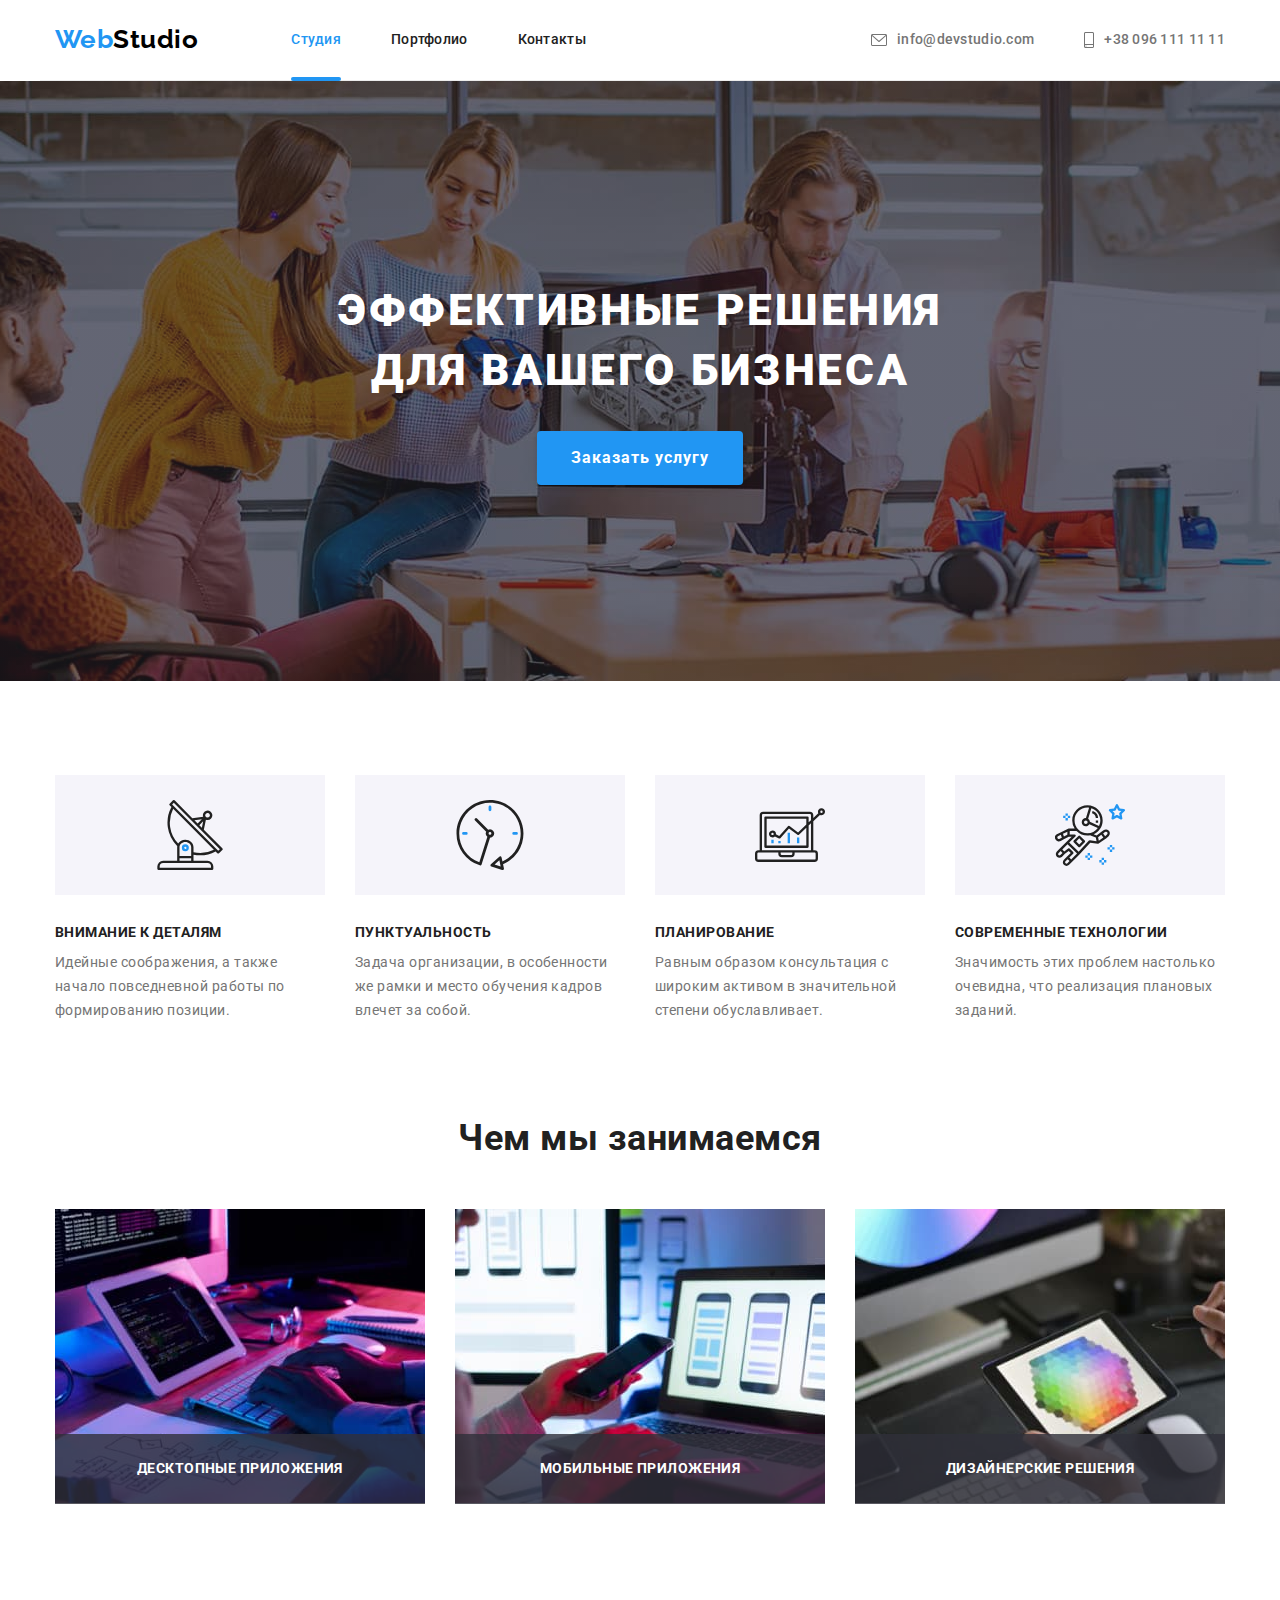
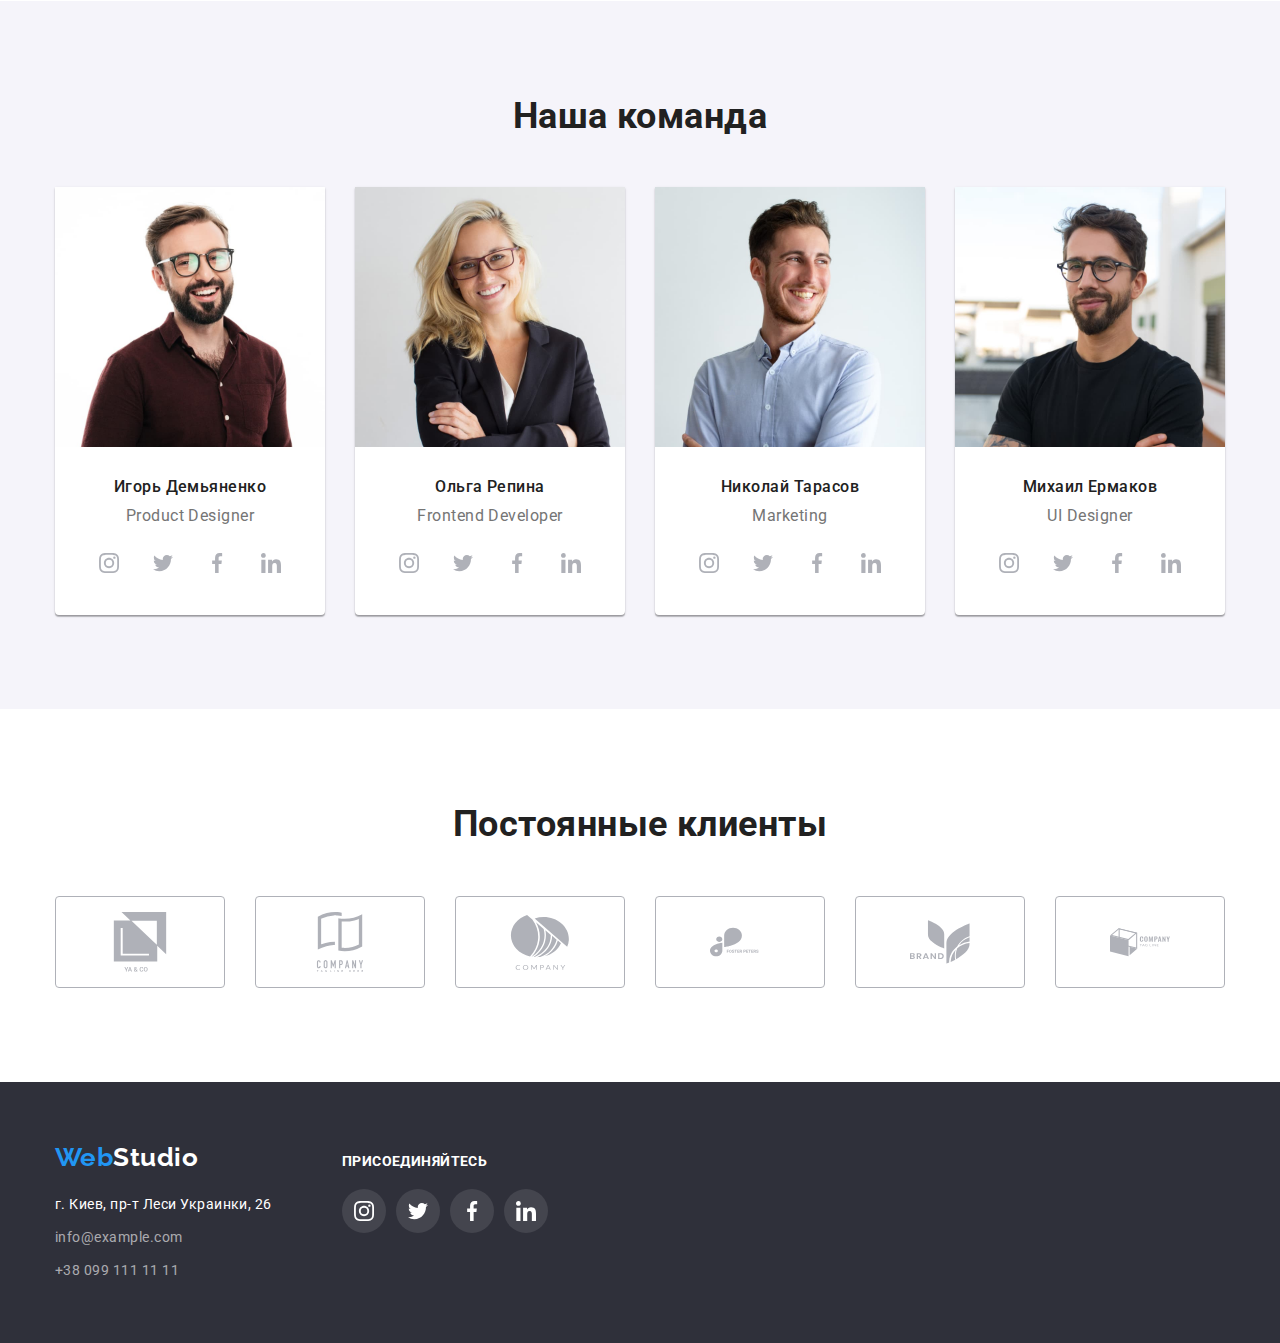
<file: index.html>
<!DOCTYPE html>
<html lang="ru">
<head>
    <meta charset="UTF-8">
    <meta http-equiv="X-UA-Compatible" content="IE=edge">
    <meta name="viewport" content="width=device-width, initial-scale=1.0">
    <title>Document</title>
    <link rel="stylesheet" href="https://cdnjs.cloudflare.com/ajax/libs/modern-normalize/1.1.0/modern-normalize.css">
    <link rel="preconnect" href="https://fonts.googleapis.com">
    <link rel="preconnect" href="https://fonts.gstatic.com" crossorigin>
    <link href="https://fonts.googleapis.com/css2?family=Raleway:wght@700&family=Roboto:wght@400;500;700;900&display=swap"
        rel="stylesheet">
    <link rel="stylesheet" href="./css/styles.css">
</head>
<body>
    <!-- Шапка сайта -->
    <header>
        <div class="container main-nav">
            <nav class="main-nav">
                <a href="./index.html" class="logo">Web<span class="logo-accent">Studio</span></a>
                <ul class="site-nav list">
                    <li class="item"><a href="" class="link current">Студия</a></li>
                    <li class="item"><a href="./portfolio.html" class="link">Портфолио</a></li>
                    <li class="item"><a href="" class="link">Контакты</a></li>
                </ul>
            </nav>
            <ul class="auth-nav list">
                <li class="email item">
                    <a href="mailto:info@devstudio.comm" class="link">
                        <svg class="icon envelope" width="16" height="12">
                            <use href="./images/icons.svg#icon-envelope"></use>
                        </svg> info@devstudio.com
                    </a>
                </li>
                <li class="tel item">
                    <a href="tel:+380961111111" class="link">
                        <svg class="icon smartphone" width="10" height="16">
                            <use href="./images/icons.svg#icon-smartphone"></use>
                        </svg> +38 096 111 11 11
                    </a>
                </li>
            </ul>
        </div>
    </header>
    <main>
        <section class="hero">
            <div class="overlay">
                <h1 class="hero-title">Эффективные решения <br /> для вашего бизнеса</h1>
                <button data-modal-open type="button" class="button primary">Заказать услугу</button>
            </div>
        </section>
        <section class="section">
            <div class="container">
                <h2 class="visually-hidden">Особенности</h2>
                <ul class="features list">
                    <li class="item">
                        <div class="features-icon">
                            <svg class="icon" width="70" height="70">
                                <use href="./images/icons.svg#icon-antenna"></use>
                            </svg>
                        </div>
                        <h3 class="title">Внимание к деталям</h3>
                        <p class="features text">Идейные соображения, а также начало повседневной работы по формированию позиции.</p>
                    </li>
                    <li class="item">
                        <div class="features-icon">
                            <svg class="icon" width="70" height="70">
                                <use href="./images/icons.svg#icon-clock"></use>
                            </svg>
                        </div>
                        <h3 class="title">Пунктуальность</h3>
                        <p class="features text">Задача организации, в особенности же рамки и место обучения кадров влечет за собой.</p>
                    </li>
                    <li class="item">
                        <div class="features-icon">
                            <svg class="icon" width="70" height="70">
                                <use href="./images/icons.svg#icon-diagram"></use>
                            </svg>
                        </div>
                        <h3 class="title">Планирование</h3>
                        <p class="features text">Равным образом консультация с широким активом в значительной степени обуславливает.</p>
                    </li>
                    <li class="item">
                        <div class="features-icon">
                            <svg class="icon" width="70" height="70">
                                <use href="./images/icons.svg#icon-astronaut"></use>
                            </svg>
                        </div>
                        <h3 class="title">Современные технологии</h3>
                        <p class="features text">Значимость этих проблем настолько очевидна, что реализация плановых заданий.</p>
                    </li>
                </ul>
            </div>
        </section>
        <section class="section no-top-padding">
            <div class="container">
                <h2 class="section-title">Чем мы занимаемся</h2>
                <ul class="activities list">
                    <li class="item">
                        <div class="thumb">
                            <img src="./images/box1-new.jpg" alt="Код десктопного приложения" width="370">
                            <p class="label">Десктопные приложения</p>
                        </div>
                    </li>
                    <li class="item">
                        <div class="thumb">
                            <img src="./images/box2-new.jpg" alt="Мобильный телефон в руке на фоне экрана ноутбука" width="370">
                            <p class="label">Мобильные приложения</p>
                        </div>
                    </li>
                    <li class="item">
                        <div class="thumb">
                            <img src="./images/box3-new.jpg" alt="Гамма цветов" width="370">
                            <p class="label">Дизайнерские решения</p>
                        </div>
                    </li>
                </ul>
            </div>
        </section>
        <section class="section team">
            <div class="container">
                <h2 class="section-title">Наша команда</h2>
                <ul class="member list">
                    <li class="team-item">
                        <img class="image" src="./images/img1-new.jpg" alt="Портретное фото Игоря Демьяненко" width="270">
                        <div class="team-item-wrapper">
                            <h3 class="image-title">Игорь Демьяненко</h3>
                            <p class="position">Product Designer</p>
                            <ul class="media list">
                                <li class="item">
                                    <a href="" class="link" aria-label="Ссылка на Instagram">
                                        <svg class="icon" width="20" height="20">
                                            <use href="./images/icons.svg#icon-instagram"></use>
                                        </svg>
                                    </a>
                                </li>
                                <li class="item">
                                    <a href="" class="link" aria-label="Ссылка на Twitter">
                                        <svg class="icon" width="20" height="20">
                                            <use href="./images/icons.svg#icon-twitter"></use>
                                        </svg>
                                    </a>
                                </li>
                                <li class="item">
                                    <a href="" class="link" aria-label="Ссылка на Facebook">
                                        <svg class="icon" width="20" height="20">
                                            <use href="./images/icons.svg#icon-facebook"></use>
                                        </svg>
                                    </a>
                                </li>
                                <li class="item">
                                    <a href="" class="link" aria-label="Ссылка на LinkedIn">
                                        <svg class="icon" width="20" height="20">
                                            <use href="./images/icons.svg#icon-linkedin"></use>
                                        </svg>
                                    </a>
                                </li>
                            </ul>
                        </div>
                    </li>
                    <li class="team-item">
                        <img class="image" src="./images/img2-new.jpg" alt="Портретное фото Ольги Репиной" width="270">
                        <div class="team-item-wrapper">
                            <h3 class="image-title">Ольга Репина</h3>
                            <p class="position">Frontend Developer</p>
                            <ul class="media list">
                                <li class="item">
                                    <a href="" class="link" aria-label="Ссылка на Instagram">
                                        <svg class="icon" width="20" height="20">
                                            <use href="./images/icons.svg#icon-instagram"></use>
                                        </svg>
                                    </a>
                                </li>
                                <li class="item">
                                    <a href="" class="link" aria-label="Ссылка на Twitter">
                                        <svg class="icon" width="20" height="20">
                                            <use href="./images/icons.svg#icon-twitter"></use>
                                        </svg>
                                    </a>
                                </li>
                                <li class="item">
                                    <a href="" class="link" aria-label="Ссылка на Facebook">
                                        <svg class="icon" width="20" height="20">
                                            <use href="./images/icons.svg#icon-facebook"></use>
                                        </svg>
                                    </a>
                                </li>
                                <li class="item">
                                    <a href="" class="link" aria-label="Ссылка на LinkedIn">
                                        <svg class="icon" width="20" height="20">
                                            <use href="./images/icons.svg#icon-linkedin"></use>
                                        </svg>
                                    </a>
                                </li>
                            </ul>
                        </div>
                    </li>
                    <li class="team-item">
                        <img class="image" src="./images/img3-new.jpg" alt="Портретное фото Николая Тарасова" width="270">
                        <div class="team-item-wrapper">
                            <h3 class="image-title">Николай Тарасов</h3>
                            <p class="position">Marketing</p>
                            <ul class="media list">
                                <li class="item">
                                    <a href="" class="link" aria-label="Ссылка на Instagram">
                                        <svg class="icon" width="20" height="20">
                                            <use href="./images/icons.svg#icon-instagram"></use>
                                        </svg>
                                    </a>
                                </li>
                                <li class="item">
                                    <a href="" class="link" aria-label="Ссылка на Twitter">
                                        <svg class="icon" width="20" height="20">
                                            <use href="./images/icons.svg#icon-twitter"></use>
                                        </svg>
                                    </a>
                                </li>
                                <li class="item">
                                    <a href="" class="link" aria-label="Ссылка на Facebook">
                                        <svg class="icon" width="20" height="20">
                                            <use href="./images/icons.svg#icon-facebook"></use>
                                        </svg>
                                    </a>
                                </li>
                                <li class="item">
                                    <a href="" class="link" aria-label="Ссылка на LinkedIn">
                                        <svg class="icon" width="20" height="20">
                                            <use href="./images/icons.svg#icon-linkedin"></use>
                                        </svg>
                                    </a>
                                </li>
                            </ul>
                        </div>
                    </li>
                    <li class="team-item">
                        <img class="image" src="./images/img4-new.jpg" alt="Портретное фото Михаила Ермакова" width="270">
                        <div class="team-item-wrapper">
                            <h3 class="image-title">Михаил Ермаков</h3>
                            <p class="position">UI Designer</p>
                            <ul class="media list">
                                <li class="item">
                                    <a href="" class="link" aria-label="Ссылка на Instagram">
                                        <svg class="icon" width="20" height="20">
                                            <use href="./images/icons.svg#icon-instagram"></use>
                                        </svg>
                                    </a>
                                </li>
                                <li class="item">
                                    <a href="" class="link" aria-label="Ссылка на Twitter">
                                        <svg class="icon" width="20" height="20">
                                            <use href="./images/icons.svg#icon-twitter"></use>
                                        </svg>
                                    </a>
                                </li>
                                <li class="item">
                                    <a href="" class="link" aria-label="Ссылка на Facebook">
                                        <svg class="icon" width="20" height="20">
                                            <use href="./images/icons.svg#icon-facebook"></use>
                                        </svg>
                                    </a>
                                </li>
                                <li class="item">
                                    <a href="" class="link" aria-label="Ссылка на LinkedIn">
                                        <svg class="icon" width="20" height="20">
                                            <use href="./images/icons.svg#icon-linkedin"></use>
                                        </svg>
                                    </a>
                                </li>
                            </ul>
                        </div>
                    </li>
                </ul>
            </div>
        </section>
        <section class="section">
            <div class="container">
                <h2 class="section-title">Постоянные клиенты</h2>
                <ul class="clients list">
                    <li class="item">
                        <a href="" class="link">
                            <svg class="icon" width="106" height="60">
                                <use href="./images/icons.svg#icon-ya-and-co"></use>
                            </svg>
                        </a>
                    </li>
                    <li class="item">
                        <a href="" class="link">
                        <svg class="icon" width="106" height="60">
                            <use href="./images/icons.svg#icon-union"></use>
                        </svg>
                        </a>
                    </li>
                    <li class="item">
                        <a href="" class="link">
                        <svg class="icon" width="106" height="60">
                            <use href="./images/icons.svg#icon-object"></use>
                        </svg>
                        </a>
                    </li>
                    <li class="item">
                        <a href="" class="link">
                        <svg class="icon" width="106" height="60">
                            <use href="./images/icons.svg#icon-foster-peters"></use>
                        </svg>
                        </a>
                    </li>
                    <li class="item">
                        <a href="" class="link">
                        <svg class="icon" width="106" height="60">
                            <use href="./images/icons.svg#icon-brand"></use>
                        </svg>
                        </a>
                    </li>
                    <li class="item">
                        <a href="" class="link">
                        <svg class="icon" width="106" height="60">
                            <use href="./images/icons.svg#icon-company-tag-line"></use>
                        </svg>
                        </a>
                    </li>
                </ul>
            </div>
        </section>
    </main>
    <!-- Футер -->
    <footer class="footer">
        <div class="container">
            <div class="footer-content">
            <div>
                <a href="./index.html" class="logo ">Web<span class="logo-accent-second">Studio</span></a>
                <address class="address">
                    <ul class="contact list">
                        <li class="address-item">
                            <a href="https://goo.gl/maps/k8MuzYko4Lj5mASt6" class="footer-link"> <span class="address">г. Киев, пр-т Леси Украинки, 26</span></a>
                        </li>
                        <li class="address-item">
                            <a href="mailto:info@example.com" class="footer-link">info@example.com</a>
                        </li>
                        <li class="address-item">
                            <a href="tel:+380991111111" class="footer-link">+38 099 111 11 11</a>
                        </li>
                    </ul>            
                </address>
            </div>
            <div class="social">
                <p class="join">ПРИСОЕДИНЯЙТЕСЬ</p>
                <ul class="social-media list">
                    <li class="item">
                        <a href="" class="link" aria-label="Ссылка на Instagram">
                            <svg class="icon" width="20" height="20">
                                <use href="./images/icons.svg#icon-instagram"></use>
                            </svg>
                        </a>
                    </li>
                    <li class="item">
                        <a href="" class="link" aria-label="Ссылка на Twitter">
                            <svg class="icon" width="20" height="20">
                                <use href="./images/icons.svg#icon-twitter"></use>
                            </svg>
                        </a>
                    </li>
                    <li class="item">
                        <a href="" class="link" aria-label="Ссылка на Facebook">
                            <svg class="icon" width="20" height="20">
                                <use href="./images/icons.svg#icon-facebook"></use>
                            </svg>
                        </a>
                    </li>
                    <li class="item">
                        <a href="" class="link" aria-label="Ссылка на LinkedIn">
                            <svg class="icon" width="20" height="20">
                                <use href="./images/icons.svg#icon-linkedin"></use>
                            </svg>
                        </a>
                    </li>
                </ul>
            </div>
            </div>
        </div>
    </footer>
    <div class="backdrop is-hidden" data-modal>
        <div class="modal">
            <button data-modal-close type="button" class="modal-close">
                <svg class="icon" width="18" height="18">
                    <use href="./images/icons.svg#icon-close-black"></use>
                </svg>
            </button>
        </div>
    </div>
    <script src="./js/modal.js"></script>
</body>
</html>
</file>
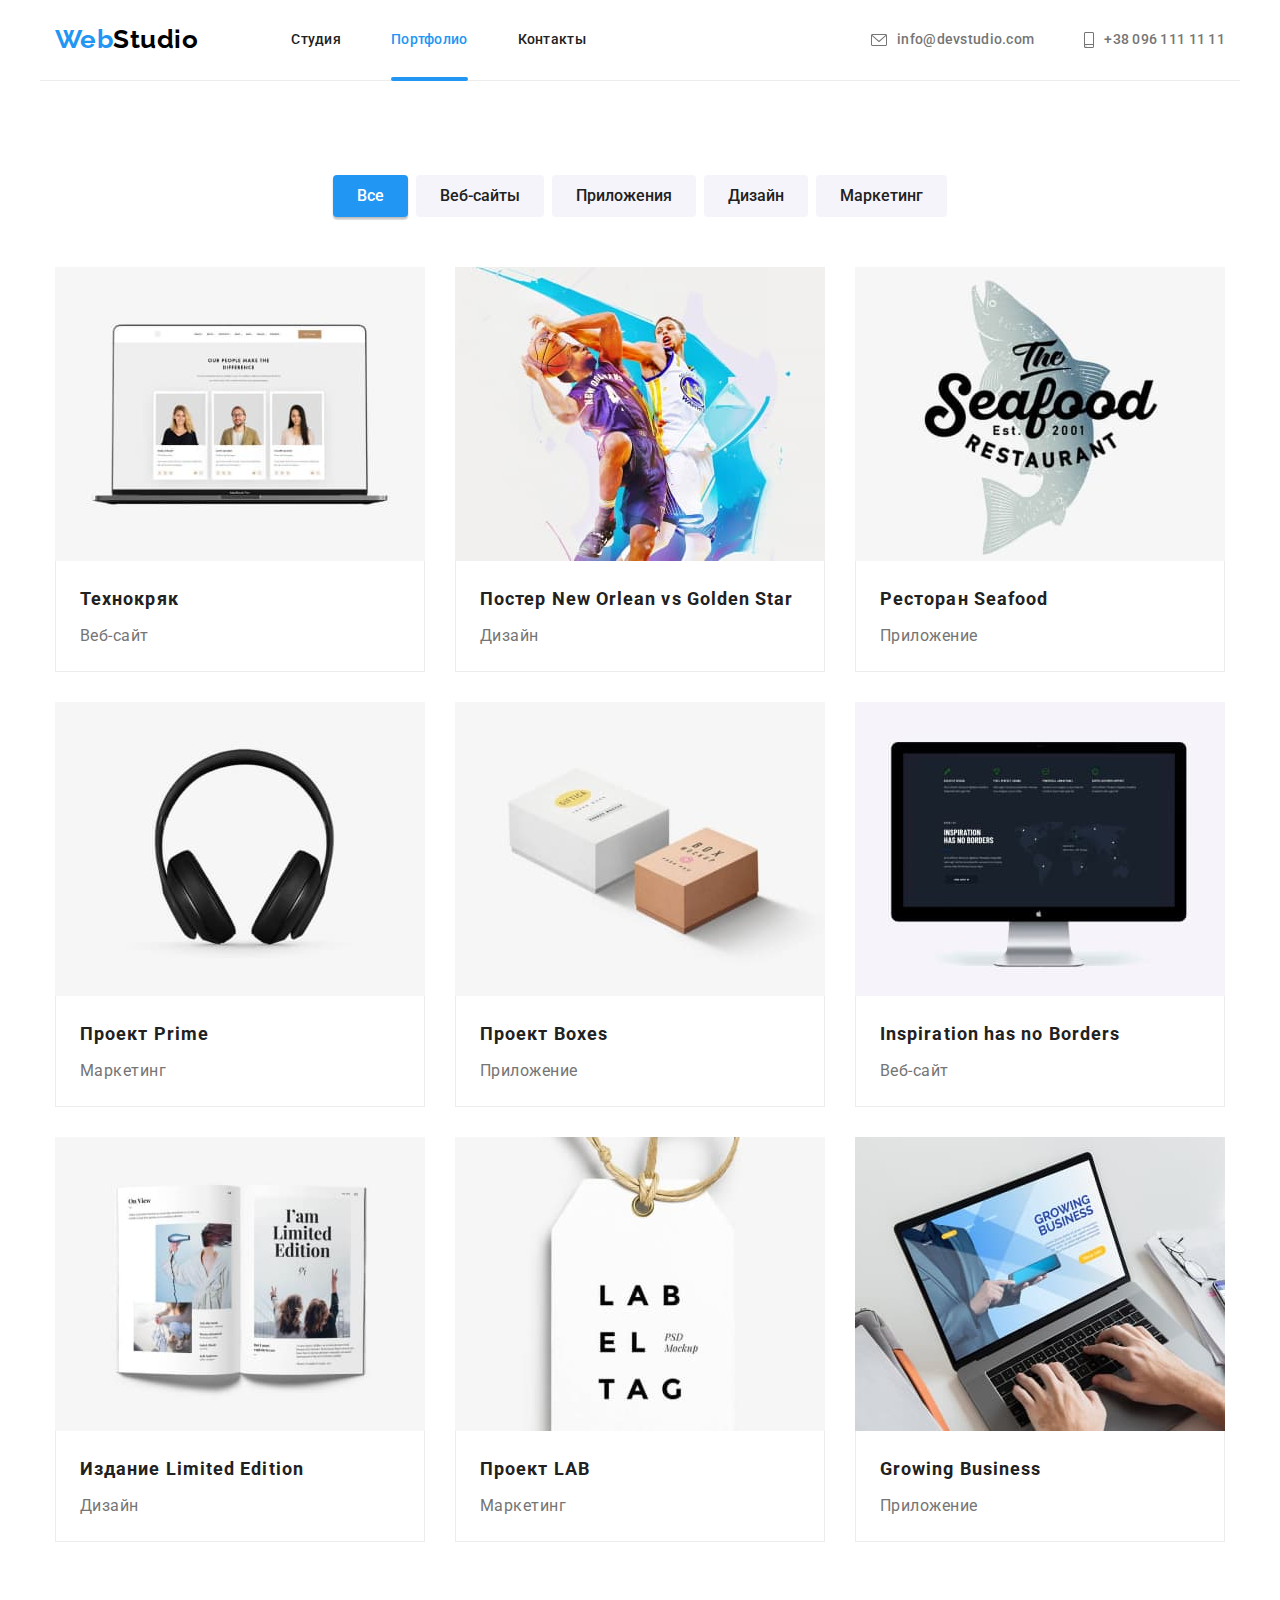
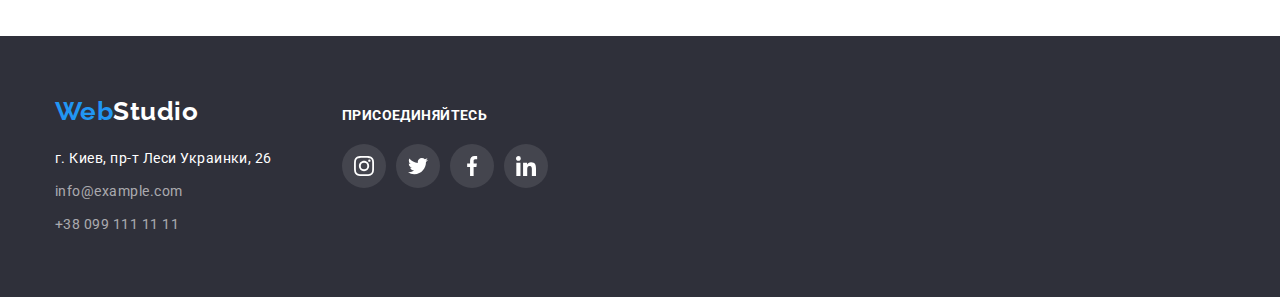
<file: portfolio.html>
<!DOCTYPE html>
<html lang="ru">

<head>
    <meta charset="UTF-8">
    <meta http-equiv="X-UA-Compatible" content="IE=edge">
    <meta name="viewport" content="width=device-width, initial-scale=1.0">
    <title>Document</title>
    <link rel="stylesheet" href="https://cdnjs.cloudflare.com/ajax/libs/modern-normalize/1.1.0/modern-normalize.css">
    <link rel="preconnect" href="https://fonts.googleapis.com">
    <link rel="preconnect" href="https://fonts.gstatic.com" crossorigin>
    <link href="https://fonts.googleapis.com/css2?family=Raleway:wght@700&family=Roboto:wght@400;500;700;900&display=swap"
        rel="stylesheet">
    <link rel="stylesheet" href="./css/styles.css">
</head>

<body>
    <!-- Шапка сайта -->
    <header>
        <div class="container main-nav">
            <nav class="main-nav">
                <a href="./index.html" class="logo">Web<span class="logo-accent">Studio</span></a>
                <ul class="site-nav list">
                    <li class="item"><a href="./index.html" class="link">Студия</a></li>
                    <li class="item"><a href="./portfolio.html" class="link current">Портфолио</a></li>
                    <li class="item"><a href="" class="link">Контакты</a></li>
                </ul>
            </nav>
            <ul class="auth-nav list">
                <li class="email item">
                    <a href="mailto:info@devstudio.comm" class="link">
                        <svg class="icon envelope" width="16" height="12">
                            <use href="./images/icons.svg#icon-envelope"></use>
                        </svg> info@devstudio.com
                    </a>
                </li>
                <li class="tel item">
                    <a href="tel:+380961111111" class="link">
                        <svg class="icon smartphone" width="10" height="16">
                            <use href="./images/icons.svg#icon-smartphone"></use>
                        </svg> +38 096 111 11 11
                    </a>
                </li>
            </ul>
        </div>
    </header>
    <main>
        <section class="section">
            <div class="container">
                <h1 class="visually-hidden">Портфолио</h1>
                <ul class="buttons list">
                    <li class="item-button"><button type="button" class="button secondary current">Все</button></li>
                    <li class="item-button"><button type="button" class="button secondary">Веб-сайты</button></li>
                    <li class="item-button"><button type="button" class="button secondary">Приложения</button></li>
                    <li class="item-button"><button type="button" class="button secondary">Дизайн</button></li>
                    <li class="item-button"><button type="button" class="button secondary">Маркетинг</button></li>
                </ul>
                <ul class="projects list">
                    <li class="item-projects">
                        <a href="" class="link">
                            <div class="projects-thumb">
                                <img class="project-image" src="./images/teсhno-new.jpg" alt="Сайт на экране ноутбука" width="370">
                                <div class="overlay-portfolio">
                                    <p class="overlay-content">Технокряк это современная площадка распространения коронавируса. Компании используют эту платформу для цифрового шпионажа и атак на защищённые сервера конкурентов.</p>
                                </div>
                            </div>
                            <div class="card-content">
                                <h2 class="project-title" >Технокряк</h2>
                                <p class="project-text" >Веб-сайт</p>
                            </div>
                        </a>
                    </li>
                    <li class="item-projects">
                        <a href="" class="link">
                            <div class="projects-thumb">
                                <img class="project-image" src="./images/new-orlean-new.jpg" alt="Два баскетболиста в борьбе за мяч" width="370">
                                <div class="overlay-portfolio">
                                    <p class="overlay-content">Технокряк это современная площадка распространения коронавируса. Компании используют эту платформу для цифрового шпионажа и атак на защищённые сервера конкурентов.</p>
                                </div>
                            </div>
                            <div class="card-content">
                                <h2 class="project-title" >Постер New Orlean vs Golden Star</h2>
                                <p class="project-text" >Дизайн</p>
                            </div>
                        </a>
                    </li>
                    <li class="item-projects">
                        <a href="" class="link">
                            <div class="projects-thumb">
                                <img class="project-image" src="./images/seafood-new.jpg" alt="Надпись 'The Seafoog RESTAURANT' на фоне рыбы" width="370">
                                <div class="overlay-portfolio">
                                    <p class="overlay-content">Технокряк это современная площадка распространения коронавируса. Компании используют эту платформу для цифрового шпионажа и атак на защищённые сервера конкурентов.</p>
                                </div>
                            </div>
                            <div class="card-content">
                                <h2 class="project-title" >Ресторан Seafood</h2>
                                <p class="project-text" >Приложение</p>
                            </div>
                        </a>
                    </li>
                    <li class="item-projects">
                        <a href="" class="link">
                            <div class="projects-thumb">
                                <img class="project-image" src="./images/prime-new.jpg" alt="Чёрные мониторные наушники" width="370">
                                <div class="overlay-portfolio">
                                    <p class="overlay-content">Технокряк это современная площадка распространения коронавируса. Компании используют эту платформу для цифрового шпионажа и атак на защищённые сервера конкурентов.</p>
                                </div>
                            </div>
                            <div class="card-content">
                                <h2 class="project-title" >Проект Prime</h2>
                                <p class="project-text" >Маркетинг</p>
                            </div>
                        </a>
                    </li>
                    <li class="item-projects">
                        <a href="" class="link">
                            <div class="projects-thumb">
                                <img class="project-image" src="./images/boxes-new.jpg" alt="Две маленькие коробочки: чёрная и коричневая" width="370">
                                <div class="overlay-portfolio">
                                    <p class="overlay-content">Технокряк это современная площадка распространения коронавируса. Компании используют эту платформу для цифрового шпионажа и атак на защищённые сервера конкурентов.</p>
                                </div>
                            </div>
                            <div class="card-content">
                                <h2 class="project-title" >Проект Boxes</h2>
                                <p class="project-text" >Приложение</p>
                            </div>
                        </a>
                    </li>
                    <li class="item-projects">
                        <a href="" class="link">
                            <div class="projects-thumb">
                                <img class="project-image" src="./images/inspiration-new.jpg" alt="Десктопный монитор" width="370">
                                <div class="overlay-portfolio">
                                    <p class="overlay-content">Технокряк это современная площадка распространения коронавируса. Компании используют эту платформу для цифрового шпионажа и атак на защищённые сервера конкурентов.</p>
                                </div>
                            </div>
                            <div class="card-content">
                                <h2 class="project-title" >Inspiration has no Borders</h2>
                                <p class="project-text" >Веб-сайт</p>
                            </div>
                        </a>
                    </li>
                    <li class="item-projects">
                        <a href="" class="link">
                            <div class="projects-thumb">
                                <img class="project-image" src="./images/limited-edition-new.jpg" alt="Разворот журнала" width="370">
                                <div class="overlay-portfolio">
                                    <p class="overlay-content">Технокряк это современная площадка распространения коронавируса. Компании используют эту платформу для цифрового шпионажа и атак на защищённые сервера конкурентов.</p>
                                </div>
                            </div>
                            <div class="card-content">
                                <h2 class="project-title" >Издание Limited Edition</h2>
                                <p class="project-text" >Дизайн</p>
                            </div>
                        </a>
                    </li>
                    <li class="item-projects">
                        <a href="" class="link">
                            <div class="projects-thumb">
                                <img class="project-image" src="./images/lab-new.jpg" alt="Этикетка с надптсью 'LAB EL TAG'" width="370">
                                <div class="overlay-portfolio">
                                    <p class="overlay-content">Технокряк это современная площадка распространения коронавируса. Компании используют эту платформу для цифрового шпионажа и атак на защищённые сервера конкурентов.</p>
                                </div>
                            </div>
                            <div class="card-content">
                                <h2 class="project-title" >Проект LAB</h2>
                                <p class="project-text" >Маркетинг</p>
                            </div>
                        </a>
                    </li>
                    <li class="item-projects">
                        <a href="" class="link">
                            <div class="projects-thumb">
                                <img class="project-image" src="./images/growing-business-new.jpg" alt="Руки на клавиатуре ноутбука" width="370">
                                <div class="overlay-portfolio">
                                    <p class="overlay-content">Технокряк это современная площадка распространения коронавируса. Компании используют эту платформу для цифрового шпионажа и атак на защищённые сервера конкурентов.</p>
                                </div>
                            </div>
                            <div class="card-content">
                                <h2 class="project-title" >Growing Business</h2>
                                <p class="project-text" >Приложение</p>
                            </div>
                        </a>
                    </li>
                </ul>
            </div>
        </section>
    </main>
    <!-- Футер -->
    <footer class="footer">
        <div class="container">
            <div class="footer-content">
                <div>
                    <a href="./index.html" class="logo ">Web<span class="logo-accent-second">Studio</span></a>
                    <address class="address">
                        <ul class="contact list">
                            <li class="address-item">
                                <a href="https://goo.gl/maps/k8MuzYko4Lj5mASt6" class="footer-link"> <span
                                        class="address">г. Киев, пр-т Леси Украинки, 26</span></a>
                            </li>
                            <li class="address-item">
                                <a href="mailto:info@example.com" class="footer-link">info@example.com</a>
                            </li>
                            <li class="address-item">
                                <a href="tel:+380991111111" class="footer-link">+38 099 111 11 11</a>
                            </li>
                        </ul>
                    </address>
                </div>
                <div class="social">
                    <p class="join">ПРИСОЕДИНЯЙТЕСЬ</p>
                    <ul class="social-media list">
                        <li class="item">
                            <a href="" class="link" aria-label="Ссылка на Instagram">
                                <svg class="icon" width="20" height="20">
                                    <use href="./images/icons.svg#icon-instagram"></use>
                                </svg>
                            </a>
                        </li>
                        <li class="item">
                            <a href="" class="link" aria-label="Ссылка на Twitter">
                                <svg class="icon" width="20" height="20">
                                    <use href="./images/icons.svg#icon-twitter"></use>
                                </svg>
                            </a>
                        </li>
                        <li class="item">
                            <a href="" class="link" aria-label="Ссылка на Facebook">
                                <svg class="icon" width="20" height="20">
                                    <use href="./images/icons.svg#icon-facebook"></use>
                                </svg>
                            </a>
                        </li>
                        <li class="item">
                            <a href="" class="link" aria-label="Ссылка на LinkedIn">
                                <svg class="icon" width="20" height="20">
                                    <use href="./images/icons.svg#icon-linkedin"></use>
                                </svg>
                            </a>
                        </li>
                    </ul>
                </div>
            </div>
        </div>
    </footer>
</body>

</html>
</file>
<file: css/styles.css>
/* цвет основного текста #757575  */
/* вторичный цвет текста #212121 */
/* цвет текста в кнопке #FFFFFF */
/* акцент #2196F3 */
/* вторичный цвет фона background: #F5F4FA; */
:root {
  --primary-text-color: #757575;
  --title-text-color: #212121;
  --accent-color: #2196f3;
  --primary-white-color: #ffffff;
  --hero-bg-color: #2f303a;
  --logo-color-header: #000000;
  --section-team-bg-color: #f5f4fa;
  --border-color: #ececec;
  --icon-color: #afb1b8;
  --timing-function: 250ms cubic-bezier(0.4, 0, 0.2, 1);
  --overlay-color: rgba(33, 150, 243, 0.9);
}

body {
  background-color: var(--primary-white-color);
  color: var(--primary-text-color);

  font-family: Roboto, sans-serif;
  letter-spacing: 0.03em;
}
.container {
  margin-left: auto;
  margin-right: auto;
  width: 1200px;
  padding-left: 15px;
  padding-right: 15px;
  /* outline: 2px solid tomato; */
}

/* Logo */
.logo {
  color: var(--accent-color);
  font-family: Raleway, sans-serif;
  font-weight: bold;
  font-size: 26px;
  line-height: 1.2;
  text-decoration: none;
}
.logo-accent {
  color: var(--logo-color-header);
}
/* Site nav */
.list {
  padding: 0;
  margin: 0;
  list-style: none;
}
.main-nav {
  display: flex;
  align-items: center;
}

.site-nav {
  display: flex;
  margin-left: 93px;
}
.site-nav .item:not(:last-child) {
  margin-right: 50px;
}

.site-nav .link {
  display: block;
  padding-top: 32px;
  padding-bottom: 32px;
  color: var(--title-text-color);
  font-weight: 500;
  font-size: 14px;
  line-height: 1.14;
  letter-spacing: 0.02em;
  text-decoration: none;
  transition: color var(--timing-function);
}
.site-nav .link:hover,
.site-nav .link:focus {
  color: var(--accent-color);
}
.site-nav .link.current {
  position: relative;

  color: var(--accent-color);
}
.site-nav .link.current::after {
  content: "";

  position: absolute;
  bottom: -1px;

  display: block;
  width: 100%;
  height: 4px;
  border-radius: 2px;
  background-color: var(--accent-color);
}

/* Auth nav */
.auth-nav {
  display: flex;
  margin-left: auto;
}
.auth-nav .item + .item {
  margin-left: 50px;
}
/* .email.item {
  width: 161px;
  height: 16px;
} */

/* .tel.item {
  width: 142px;
  height: 16px;
} */

.auth-nav .link {
  display: flex;
  align-items: center;
  color: var(--primary-text-color);
  font-weight: 500;
  font-size: 14px;
  line-height: 1.14;
  letter-spacing: 0.02em;
  text-decoration: none;
  transition: color var(--timing-function);

  /* width: 100%;
  height: 100%; */
}

.icon {
  fill: currentColor;
}
.envelope,
.smartphone {
  margin-right: 10px;
}
.auth-nav .link:hover,
.auth-nav .link:focus {
  color: var(--accent-color);
}
.container.main-nav {
  border-bottom: 1px solid var(--border-color);
}

/* Hero */
.hero {
  text-align: center;
}
.overlay {
  max-width: 1600px;
  height: 600px;
  margin-left: auto;
  margin-right: auto;
  padding: 200px 0;
  background-image: linear-gradient(
      to right,
      rgba(47, 48, 58, 0.4),
      rgba(47, 48, 58, 0.4)
    ),
    url("../images/overlay-new.jpg");
  background-repeat: no-repeat;
  background-position: center;
  background-size: cover;
}
.hero-title {
  margin-top: 0;
  margin-bottom: 30px;
  color: var(--primary-white-color);
  font-weight: 900;
  font-size: 44px;
  line-height: 1.36;

  letter-spacing: 0.06em;
  text-transform: uppercase;
}
/* Button */
.button {
  border-color: transparent;
  cursor: pointer;
  font-family: inherit;
  border-radius: 4px;

  text-align: center;
}

.button.primary {
  padding: 10px 32px;

  color: var(--primary-white-color);
  background-color: var(--accent-color);
  font-weight: 700;
  font-size: 16px;
  line-height: 1.87;
  box-shadow: 0px 4px 4px rgba(0, 0, 0, 0.15);

  align-items: center;
  letter-spacing: 0.06em;
}
/* Modal */
.backdrop {
  position: fixed;
  top: 0;
  width: 100vw;
  height: 100vh;
  background-color: rgba(0, 0, 0, 0.2);

  opacity: 1;

  transition: opacity var(--timing-function);
}
.backdrop.is-hidden {
  opacity: 0;
  pointer-events: none;
  visibility: hidden;
}
.backdrop.is-hidden .modal {
  transform: translate(-50%, -50%) scale(1.1);
}
.modal {
  position: absolute;
  top: 50%;
  left: 50%;

  /* top: 221px;
  left: 536px; */
  width: 528px;
  height: 581px;

  background-color: var(--primary-white-color);
  box-shadow: 0px 1px 3px rgba(0, 0, 0, 0.12), 0px 1px 1px rgba(0, 0, 0, 0.14),
    0px 2px 1px rgba(0, 0, 0, 0.2);
  border-radius: 4px;

  transform: translate(-50%, -50%) scale(1);
  transition: transform var(--timing-function);
}
.modal-close {
  position: absolute;
  top: 8px;
  right: 8px;
  display: flex;
  align-items: center;
  justify-content: center;
  margin-left: auto;

  width: 30px;
  height: 30px;
  padding: 0;

  cursor: pointer;

  background-color: var(--primary-white-color);
  border: 1px solid rgba(0, 0, 0, 0.1);
  box-sizing: border-box;
  border-radius: 50%;
}
.multiplication {
  width: 11px;
  height: 11px;
  color: var(--logo-color-header);
}
/* Section */

.section {
  padding-top: 94px;
  padding-bottom: 94px;
}
.section.no-top-padding {
  padding-top: 0;
}
.visually-hidden {
  position: absolute;
  clip: rect(0 0 0 0);
  width: 1px;
  height: 1px;
  margin: -1px;
}
.section-title {
  margin-top: 0;
  margin-bottom: 50px;
  color: var(--title-text-color);
  font-weight: 700;
  font-size: 36px;
  line-height: 1.17;
  text-align: center;
}
.features {
  display: flex;
}
.features .item:not(:last-child) {
  margin-right: 30px;
}
.features-icon {
  margin-bottom: 30px;

  display: flex;
  align-items: center;
  justify-content: center;

  width: 270px;
  height: 120px;
  background-color: var(--section-team-bg-color);
}
.features .title {
  margin-top: 0;
  margin-bottom: 10px;

  color: var(--title-text-color);
  font-weight: 700;
  font-size: 14px;
  line-height: 1.14;
  text-transform: uppercase;
}
.features .text {
  margin-top: 0;
  margin-bottom: 0;
  font-size: 14px;
  line-height: 1.71;
}

.activities {
  display: flex;
}
.activities .item:not(:last-child) {
  margin-right: 30px;
}
.thumb {
  position: relative;
}
.thumb > .label {
  position: absolute;
  bottom: 3px;
  margin: 0;

  display: flex;
  align-items: center;
  justify-content: center;

  width: 370px;
  height: 70px;
  color: var(--primary-white-color);
  font-weight: 700;
  font-size: 14px;
  line-height: 1.14;
  text-align: center;
  letter-spacing: 0.03em;
  text-transform: uppercase;
  background-color: rgba(47, 48, 58, 0.8);
}

/* Section Team */

.section.team {
  background-color: var(--section-team-bg-color);
}
.member {
  display: flex;
}
.member .team-item:not(:last-child) {
  margin-right: 30px;
}
.team-item {
  background: var(--primary-white-color);
  box-shadow: 0px 1px 3px rgba(0, 0, 0, 0.12), 0px 1px 1px rgba(0, 0, 0, 0.14),
    0px 2px 1px rgba(0, 0, 0, 0.2);
  border-radius: 0px 0px 4px 4px;
}
.image {
  display: block;
}
.team-item-wrapper {
  padding: 30px 0;
}
.image-title {
  display: block;
  margin-top: 0px;
  margin-bottom: 10px;

  color: var(--title-text-color);
  font-weight: 500;
  font-size: 16px;
  line-height: 1.19;

  text-align: center;
}
.position {
  margin-top: 0;
  margin-bottom: 16px;
  color: var(--primary-text-color);
  font-size: 16px;
  line-height: 1.19;

  text-align: center;
}
.social-media {
  display: flex;
}
.clients {
  display: flex;
}
.clients .item:not(:last-child) {
  margin-right: 30px;
}
/* /* .clients .icon  */

.clients .item {
  width: 170px;
  height: 92px;
}
.clients .link {
  display: flex;
  align-items: center;
  justify-content: center;
  width: 100%;
  height: 100%;
  color: var(--icon-color);
  border: 1px solid var(--icon-color);
  box-sizing: border-box;
  border-radius: 4px;
  transition: color var(--timing-function), border var(--timing-function);
}
.clients .link:hover,
.clients .link:focus {
  color: var(--accent-color);
  border: 1px solid var(--accent-color);
}

.media {
  display: flex;
  justify-content: center;
}

.media .link {
  display: flex;
  align-items: center;
  justify-content: center;
  width: 100%;
  height: 100%;
  color: var(--icon-color);
  background-color: rgba(255, 255, 255, 0.1);
  border-radius: 50%;
  transition: color var(--timing-function),
    background-color var(--timing-function);
}
.media .link:hover,
.media .link:focus {
  color: var(--primary-white-color);
  background-color: var(--accent-color);
}
.media .item:not(:last-child) {
  margin-right: 10px;
}
/* Футер */
.footer {
  padding: 60px 0;
  background-color: var(--hero-bg-color);
}
.footer-content {
  display: flex;
}
.logo-accent-second {
  color: var(--primary-white-color);
}
.address {
  font-style: normal;
  color: var(--primary-white-color);
  margin-top: 20px;
}
.contact .footer-link {
  font-size: 14px;
  line-height: 1.71;
  text-decoration: none;
  color: rgba(255, 255, 255, 0.6);
}
.address-item:not(:last-child) {
  margin-bottom: 9px;
}
.join {
  margin-top: 0;
  margin-bottom: 20px;
  font-weight: 700;
  font-size: 14px;
  line-height: 1.14;
  letter-spacing: 0.03em;
  text-transform: uppercase;

  color: var(--primary-white-color);
}
.social {
  margin-left: 70px;
  padding-top: 12px;
}
.social .item,
.media .item {
  width: 44px;
  height: 44px;
}
.social .link {
  display: flex;
  align-items: center;
  justify-content: center;
  width: 100%;
  height: 100%;
  color: var(--primary-white-color);
  border-radius: 50%;
  background-color: rgba(255, 255, 255, 0.1);
  transition: background-color var(--timing-function);
}
.social .link:hover,
.social .link:focus {
  background-color: var(--accent-color);
}
.social .item:not(:last-child) {
  margin-right: 10px;
}
/* Портфолио */

.button.secondary {
  padding: 6px 22px;
  color: var(--title-text-color);
  background-color: var(--section-team-bg-color);
  font-weight: 500;
  font-size: 16px;
  line-height: 1.62;
  transition: color var(--timing-function),
    background-color var(--timing-function), box-shadow var(--timing-function);
}

.secondary:hover,
.secondary:focus {
  color: var(--primary-white-color);
  background-color: var(--accent-color);
  box-shadow: 0px 3px 1px rgba(0, 0, 0, 0.1), 0px 1px 2px rgba(0, 0, 0, 0.08),
    0px 2px 2px rgba(0, 0, 0, 0.12);
}
.buttons .button.secondary.current {
  color: var(--primary-white-color);
  background-color: var(--accent-color);
  box-shadow: 0px 3px 1px rgba(0, 0, 0, 0.1), 0px 1px 2px rgba(0, 0, 0, 0.08),
    0px 2px 2px rgba(0, 0, 0, 0.12);
}
.buttons {
  display: flex;
  margin-bottom: 50px;
  justify-content: center;
}
.buttons .item-button:not(:last-child) {
  margin-right: 8px;
}

.projects .link {
  text-decoration: none;
}
.projects {
  display: flex;
  flex-wrap: wrap;
  margin-right: -30px;
  margin-bottom: -30px;
}
.projects .item-projects {
  position: relative;

  flex-basis: calc(100% / 3 - 30px);
  margin-right: 30px;
  margin-bottom: 30px;
  transition: box-shadow var(--timing-function);
}
.item-projects .link:hover,
.item-projects .link:focus {
  box-shadow: 0px 1px 1px rgba(0, 0, 0, 0.12), 0px 4px 4px rgba(0, 0, 0, 0.06),
    1px 4px 6px rgba(0, 0, 0, 0.16);
}
.projects-thumb {
  position: relative;
  overflow: hidden;
}
.overlay-portfolio {
  position: absolute;
  top: 0;
  left: 50%;
  transform: translate(-50%, 100%);

  width: 100%;
  height: 100%;

  padding: 63px 24px;
  background-color: var(--overlay-color);

  opacity: 0;
  transition: transform var(--timing-function);
}

.item-projects .link:hover .overlay-portfolio,
.item-projects .link:focus .overlay-portfolio {
  opacity: 1;
  transform: translate(-50%, 0%);
}
.overlay-content {
  margin: 0;
  padding: 0;

  font-size: 18px;
  line-height: 1.56;
  letter-spacing: 0.03em;

  color: var(--primary-white-color);
}

.card-content {
  padding-right: 24px;
  padding-left: 24px;
  padding-top: 20px;
  padding-bottom: 20px;
  border-bottom: 1px solid var(--border-color);
  border-right: 1px solid var(--border-color);
  border-left: 1px solid var(--border-color);
}
.link {
  display: block;
}
.project-image {
  display: block;
}
.project-title {
  margin-top: 0px;
  margin-bottom: 4px;

  color: var(--title-text-color);
  font-weight: 700;
  font-size: 18px;
  line-height: 2;
  letter-spacing: 0.06em;
}
.project-text {
  margin-top: 0;
  margin-bottom: 0;

  color: var(--primary-text-color);
  font-size: 16px;
  line-height: 1.87;
}
</file>
